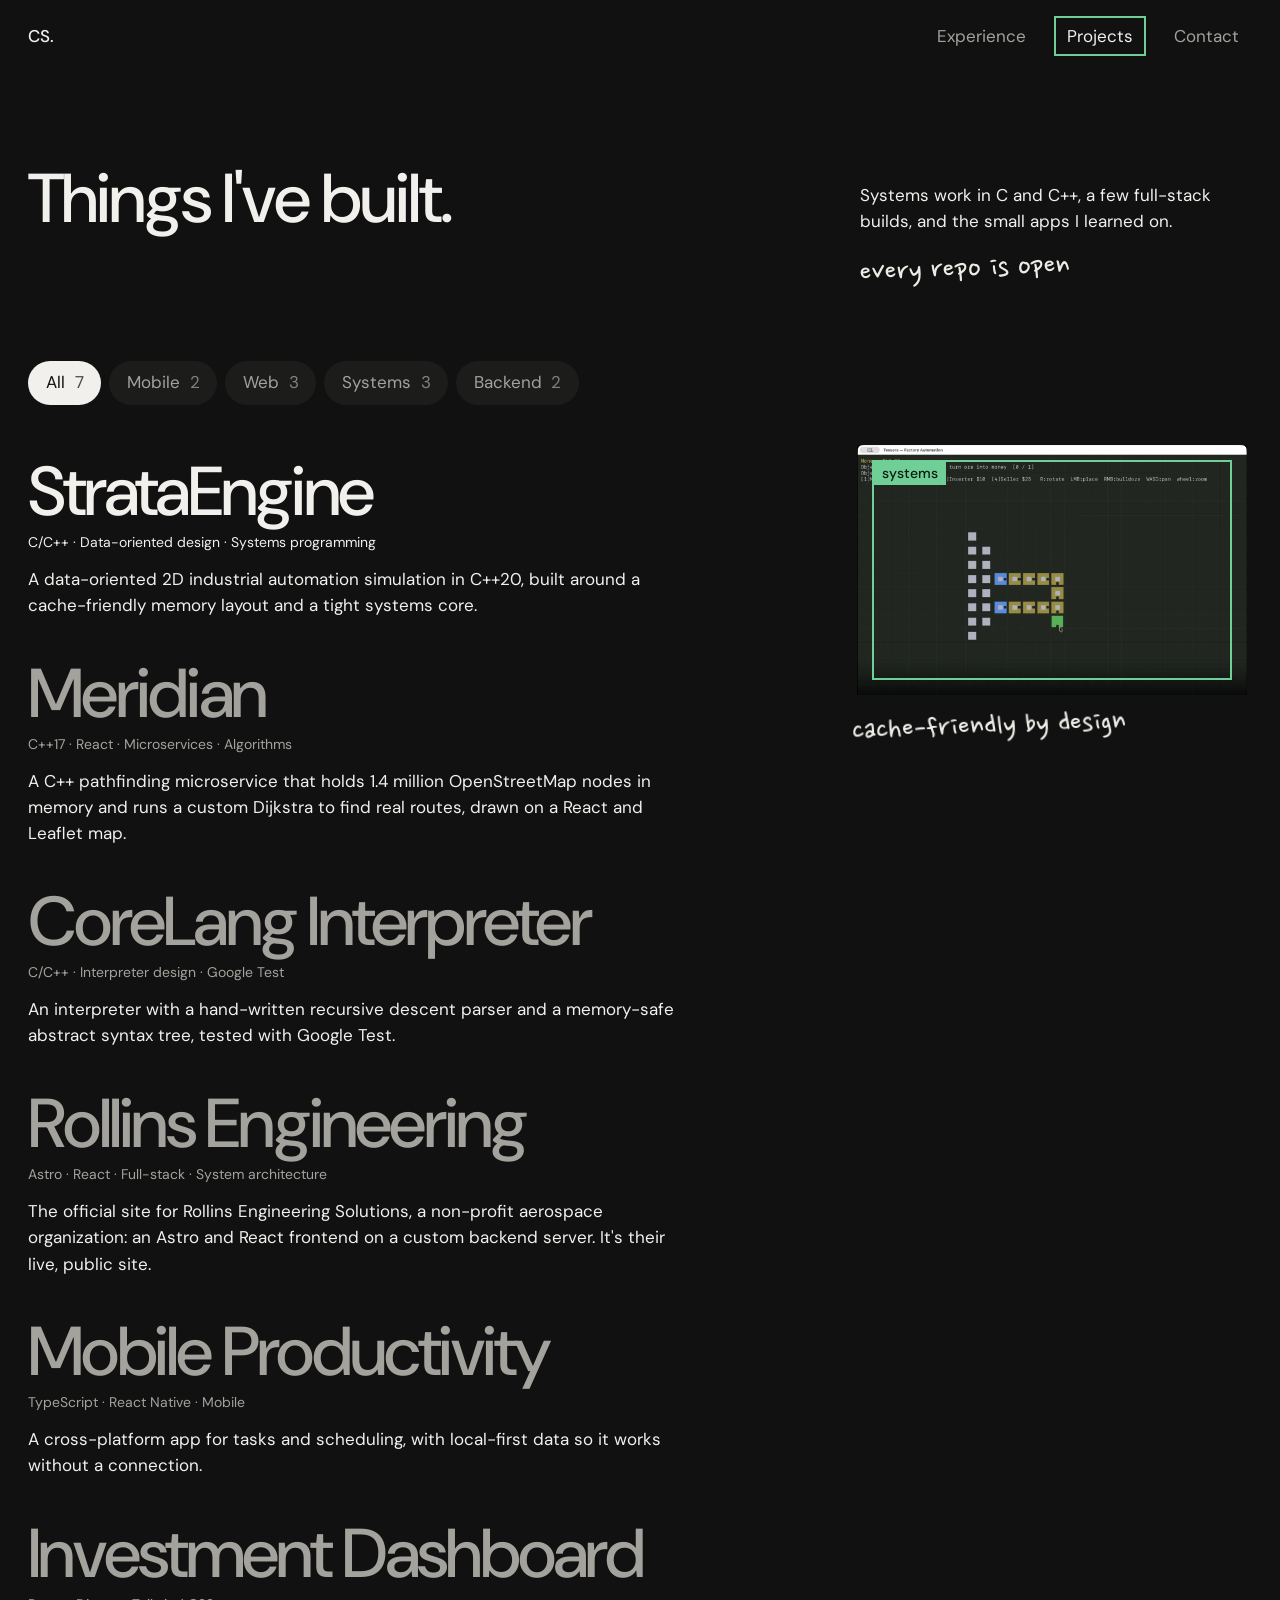
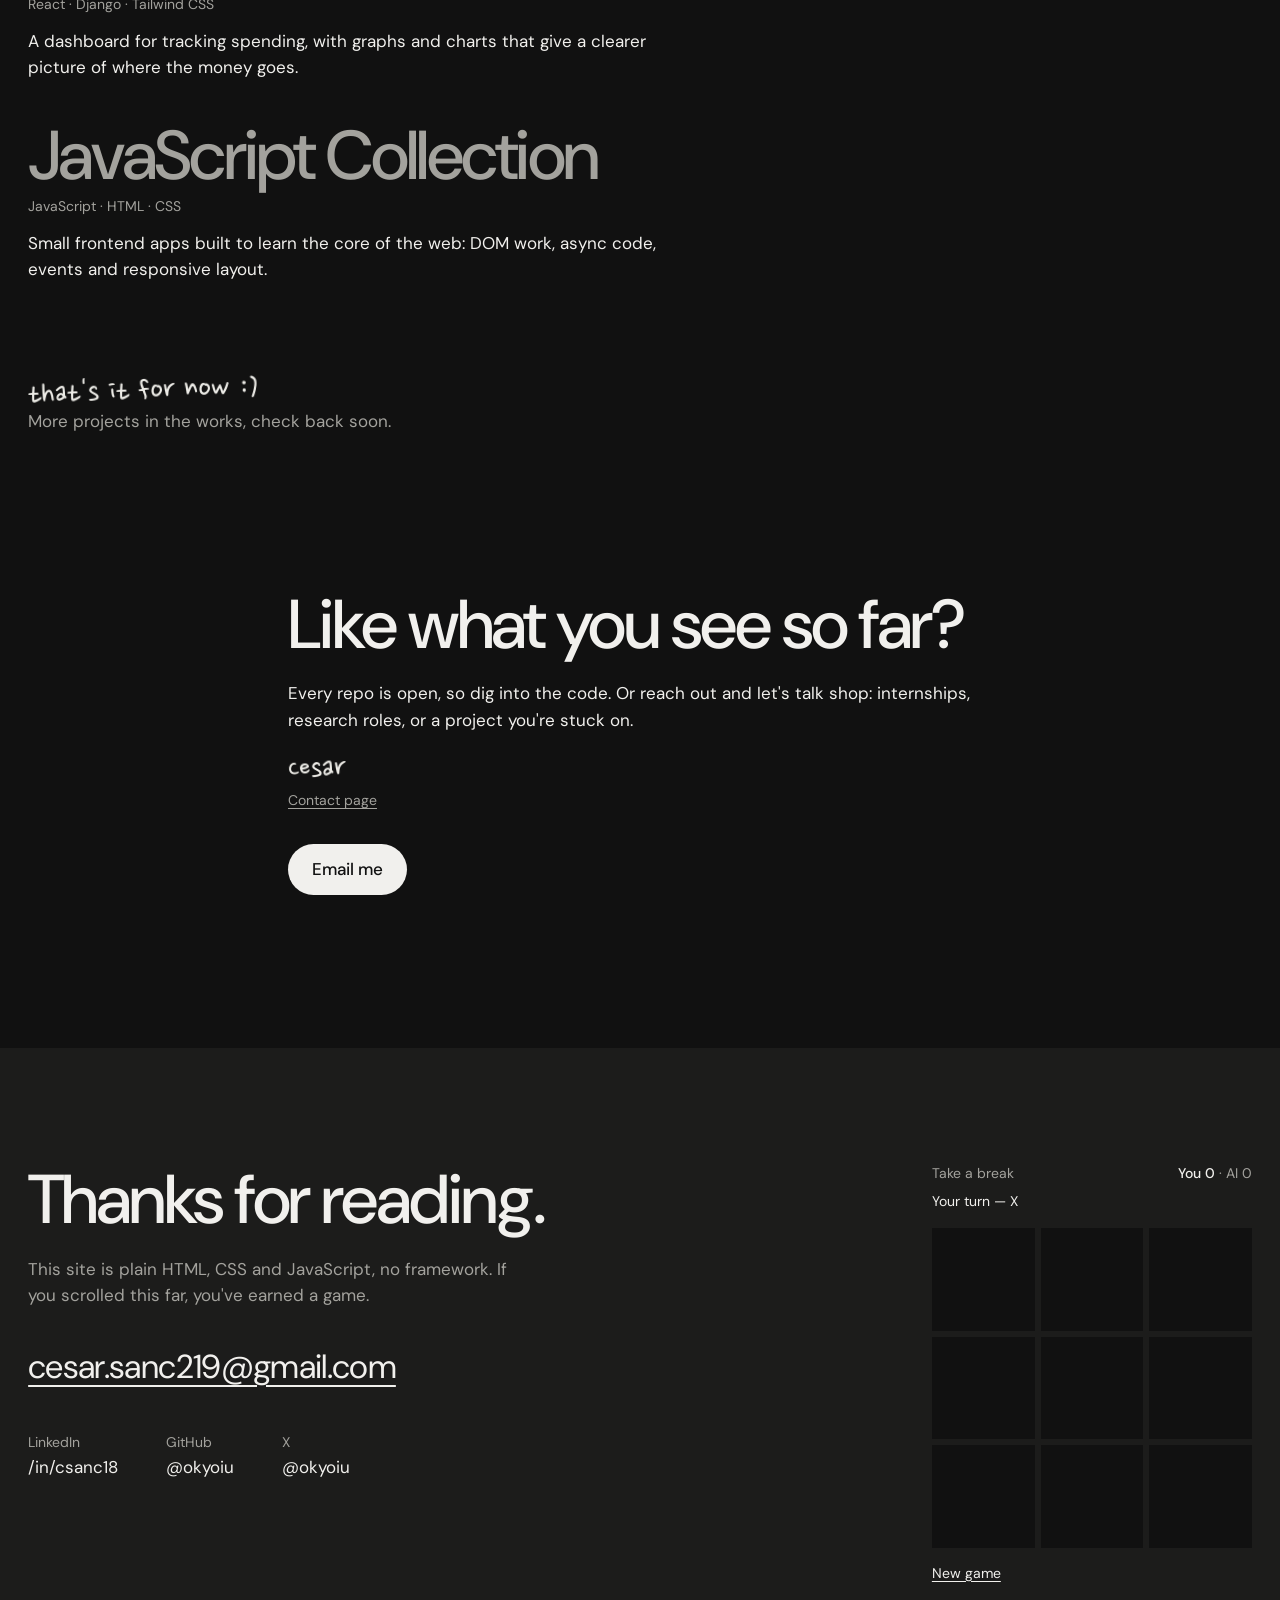
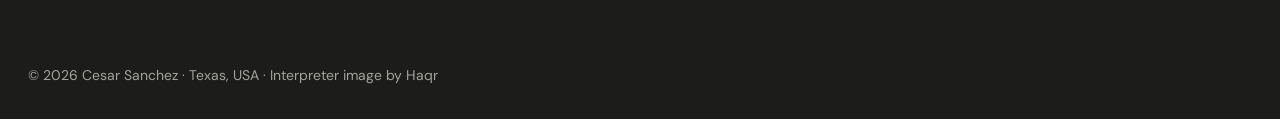
<file: components/projects.html>
<!DOCTYPE html>
<html lang="en">
<head>
  <meta charset="UTF-8">
  <meta name="viewport" content="width=device-width, initial-scale=1">
  <title>Projects · Cesar Sanchez</title>
  <meta name="description" content="Projects by Cesar Sanchez: C++ systems work, a routing engine, an interpreter, a live production site and mobile apps. Every repo is open.">
  <link rel="icon" type="image/png" href="../assets/images/favicon.png">
  <script>matchMedia("(prefers-reduced-motion: reduce)").matches || document.documentElement.classList.add("motion")</script>
  <link rel="preconnect" href="https://fonts.googleapis.com">
  <link rel="preconnect" href="https://fonts.gstatic.com" crossorigin>
  <link rel="stylesheet" href="https://fonts.googleapis.com/css2?family=DM+Sans:opsz,wght@9..40,400;9..40,500&family=Nanum+Pen+Script&display=swap">
  <link rel="stylesheet" href="../style.css">
</head>
<body>
  <a class="skip" href="#main">Skip to content</a>

  <header class="topbar">
    <a class="wordmark" href="../index.html">CS.</a>
    <nav class="topnav" aria-label="Primary">
      <a href="../index.html#experience" data-nav="experience">Experience</a>
      <a href="projects.html" data-nav="work" aria-current="page">Projects</a>
      <a href="contact.html" data-nav="contact">Contact</a>
      <span class="nav-box" aria-hidden="true"></span>
    </nav>
  </header>

  <main id="main">
    <section class="page-head wrap" data-reveal>
      <h1>Things I've built.</h1>
      <p>Systems work in C and C++, a few full-stack builds, and the small apps I learned on.</p>
      <p class="hand on-ground">every repo is open</p>
    </section>

    <!-- Work: rendered from the project list in assets/js/projects.js -->
    <section class="work wrap">
      <div class="filters" role="group" aria-label="Filter projects">
        <button class="filter-btn" type="button" data-filter="all" aria-pressed="true">All</button>
        <button class="filter-btn" type="button" data-filter="mobile" aria-pressed="false">Mobile</button>
        <button class="filter-btn" type="button" data-filter="web" aria-pressed="false">Web</button>
        <button class="filter-btn" type="button" data-filter="systems" aria-pressed="false">Systems</button>
        <button class="filter-btn" type="button" data-filter="backend" aria-pressed="false">Backend</button>
      </div>
      <div class="index" data-index="all" data-images="../assets/images/" data-reveal></div>
      <noscript><p><a class="link" href="https://github.com/okyoiu">See my projects on GitHub</a></p></noscript>
      <p class="index-end"><span class="hand on-ground">that's it for now :)</span><br>More projects in the works, check back soon.</p>
    </section>

    <!-- Close: a short letter -->
    <section class="wrap">
      <article class="letter" data-reveal>
        <h2>Like what you see so far?</h2>
        <p>Every repo is open, so dig into the code. Or reach out and let's talk shop: internships, research roles, or a project you're stuck on.</p>
        <p class="signoff"><span class="hand on-ground">Cesar</span></p>
        <p class="signoff-role"><a class="link" href="contact.html">Contact page</a></p>
        <a class="btn" href="mailto:cesar.sanc219@gmail.com">Email me</a>
      </article>
    </section>
  </main>

  <!-- Footer (game ids match assets/js/game.js) -->
  <footer class="site-footer">
    <div class="footer-inner wrap" data-reveal>
      <div class="footer-say">
        <h2>Thanks for reading.</h2>
        <p>This site is plain HTML, CSS and JavaScript, no framework. If you scrolled this far, you've earned a game.</p>
        <a class="footer-mail" href="mailto:cesar.sanc219@gmail.com">cesar.sanc219@gmail.com</a>
        <ul class="footer-links">
          <li><a href="https://www.linkedin.com/in/csanc18/" target="_blank" rel="noopener"><span>LinkedIn</span>/in/csanc18</a></li>
          <li><a href="https://github.com/okyoiu" target="_blank" rel="noopener"><span>GitHub</span>@okyoiu</a></li>
          <li><a href="https://x.com/okyoiu" target="_blank" rel="noopener"><span>X</span>@okyoiu</a></li>
        </ul>
      </div>
      <div class="ttt">
        <div class="ttt-head">
          <span>Take a break</span>
          <span><span class="ttt-score-pill active" id="ttt-score-x">You <span id="score-x">0</span></span> · <span class="ttt-score-pill" id="ttt-score-o">AI <span id="score-o">0</span></span></span>
        </div>
        <p class="ttt-status" id="ttt-status" aria-live="polite">Your turn — X</p>
        <div class="ttt-board" id="ttt-board" role="group" aria-label="Tic-tac-toe board">
          <button class="ttt-cell" data-i="0" aria-label="Cell 1"></button>
          <button class="ttt-cell" data-i="1" aria-label="Cell 2"></button>
          <button class="ttt-cell" data-i="2" aria-label="Cell 3"></button>
          <button class="ttt-cell" data-i="3" aria-label="Cell 4"></button>
          <button class="ttt-cell" data-i="4" aria-label="Cell 5"></button>
          <button class="ttt-cell" data-i="5" aria-label="Cell 6"></button>
          <button class="ttt-cell" data-i="6" aria-label="Cell 7"></button>
          <button class="ttt-cell" data-i="7" aria-label="Cell 8"></button>
          <button class="ttt-cell" data-i="8" aria-label="Cell 9"></button>
          <span class="win-tag" aria-hidden="true">three in a row</span>
        </div>
        <button class="ttt-reset" id="ttt-reset" type="button">New game</button>
      </div>
      <p class="imprint">© 2026 Cesar Sanchez · Texas, USA · Interpreter image by Haqr</p>
    </div>
  </footer>
  <script src="../assets/js/projects.js"></script>
  <script src="../assets/js/main.js"></script>
  <script src="../assets/js/game.js"></script>
</body>
</html>
</file>
<file: style.css>
/* ==========================================================================
   cesarsanchez.dev: one stylesheet for every page.

   The idea: my portrait, labelled the way a vision model labels a training
   image. Below the hero the model keeps labelling (one green box tracks my
   roles, the preview, my face, the photos, the focused field, a winning
   line) and my handwriting answers it in the margins.

    1. Tokens          6. Experience           11. Footer + game
    2. Base            7. Work index           12. Page heads (projects, contact)
    3. Top bar         8. Letter + photos      13. Motion
    4. Hero readout    9. Contact form         14. Small screens
    5. Right now      10. Handwriting + ink
   ========================================================================== */


/* 1. Tokens ---------------------------------------------------------------- */
:root {
  /* A near-black ground, paper-white ink, and the model's green */
  --ground: #111111;
  --ground-2: #1c1c1b;       /* one tone step up: quiet fills */
  --ground-3: #242422;       /* the top bar once scrolled: a step above both the ground and the bands */
  --ink: #f1f0ed;            /* text on the ground */
  --muted: #a3a29d;          /* secondary text on the ground, 7:1 */
  --paper: #ecebe6;          /* handwriting ink and the switch */
  --paper-2: #d9d7cf;        /* one tone step down on paper */
  --paper-ink: #151514;
  --paper-muted: #5c5b56;    /* secondary text on paper, 5.7:1 */
  --accent: #6fcf97;         /* the model: detection boxes and tags */
  --accent-ink: #0b1a10;
  --error: #ff9b8f;          /* on the ground, 9:1 */

  /* Type: five sizes, two faces */
  --sans: "DM Sans", system-ui, sans-serif;
  --hand: "Nanum Pen Script", "Bradley Hand", cursive;
  --s-small: 0.875rem;
  --s-body: 1.0625rem;
  --s-mid: clamp(1.5rem, 2.6vw, 2.25rem);
  --s-large: clamp(2.75rem, 5.4vw, 5rem);
  --s-display: clamp(3.5rem, 6.5vw, 6rem);

  /* Space */
  --margin: clamp(1rem, 2.2vw, 2rem);
  --gutter: clamp(1rem, 2vw, 1.5rem);
  --section: clamp(6rem, 12vw, 11rem);
  --maxw: 90rem;
  --bar-h: 4.5rem;           /* the sticky top bar; sticky elements below it start past it */

  /* Motion */
  --ease: cubic-bezier(0.16, 1, 0.3, 1);

}


/* 2. Base ------------------------------------------------------------------ */
*, *::before, *::after { box-sizing: border-box; margin: 0; padding: 0; }

html {
  background: var(--ground);
  color-scheme: dark;
  scroll-behavior: smooth;
  scroll-padding-top: calc(var(--bar-h) + 1rem);   /* #experience lands below the bar, not under it */
  scrollbar-color: #3a3a38 var(--ground);
}

body {
  font-family: var(--sans);
  font-size: var(--s-body);
  line-height: 1.55;
  color: var(--ink);
  -webkit-font-smoothing: antialiased;
  font-variant-numeric: tabular-nums;
  overflow-x: clip;
}

img { display: block; max-width: 100%; height: auto; }
a { color: inherit; }
button, input, textarea { font: inherit; color: inherit; }
button { background: none; border: 0; cursor: pointer; }
h1, h2, h3 { font-weight: 500; line-height: 1.05; letter-spacing: -0.03em; text-wrap: balance; }
p { text-wrap: pretty; }

::selection { background: var(--accent); color: var(--accent-ink); }
:focus-visible { outline: 2px solid var(--ink); outline-offset: 3px; }

.skip {
  position: absolute; left: var(--margin); top: -8rem; z-index: 30;   /* well above the page until focused */
  padding: 0.6rem 1rem; background: var(--ink); color: var(--ground);
}
.skip:focus { top: 1rem; }

.wrap {
  max-width: var(--maxw);
  margin-inline: auto;
  padding-inline: var(--margin);
}

.btn {
  display: inline-flex; align-items: center; justify-content: center;
  min-height: 3rem;
  padding: 0.75rem 1.5rem;
  border-radius: 999px;
  background: var(--ink); color: var(--ground);
  font-weight: 500; text-decoration: none;
  transition: background 0.2s, transform 0.2s var(--ease);
}
.btn:hover { background: #fff; }
.btn:active { transform: scale(0.97); }

.link {
  text-decoration: underline;
  text-decoration-thickness: 1px;
  text-underline-offset: 0.2em;
  transition: text-underline-offset 0.2s var(--ease);
}
.link:hover { text-underline-offset: 0.35em; }


/* 3. Top bar: follows the page; the model's box marks where you are -------- */
.topbar {
  position: sticky; top: 0; z-index: 20;
  display: flex; justify-content: space-between; align-items: center;
  min-height: var(--bar-h);
  padding-inline: max(var(--margin), calc((100% - var(--maxw)) / 2 + var(--margin)));
  background: var(--ground);
  transition: background 0.3s;
}
.topbar.is-scrolled { background: var(--ground-3); }   /* its own tone step once the page runs beneath it */
.wordmark { font-weight: 500; text-decoration: none; }
.topnav { position: relative; display: flex; gap: clamp(0.25rem, 1.2vw, 1rem); }
.topnav a { padding: 0.45rem 0.8rem; color: var(--muted); text-decoration: none; transition: color 0.2s; }
.topnav a:hover,
.topnav a.is-here,
.topnav a[aria-current="page"] { color: var(--ink); }
/* One box for the whole nav; main.js sets --x/--w from the tab it marks */
.nav-box {
  position: absolute; left: 0; top: 0; bottom: 0;
  width: var(--w, 0); transform: translateX(var(--x, 0));
  border: 2px solid var(--accent);
  opacity: 0;
  pointer-events: none;
}
.topnav.has-box .nav-box { opacity: 1; }


/* 4. Hero: the detection readout ------------------------------------------- */
.hero {
  --photo-w: min(39vw, 35rem);
  display: grid;
  grid-template-columns: var(--photo-w) minmax(0, 1fr);
  column-gap: clamp(2rem, 6vw, 7rem);
  align-items: center;
  max-width: var(--maxw);
  margin-inline: auto;
  padding: clamp(0.5rem, 2vh, 1.5rem) var(--margin) 0;
}
.hero-shot { position: relative; }   /* box positions are % of this, so the caption sits outside it */
.hero-photo figcaption { margin-top: 0.75rem; font-size: var(--s-small); color: var(--muted); }

.hero-name { font-size: var(--s-display); line-height: 0.9; letter-spacing: -0.04em; }
.hero-name > span { display: block; overflow: hidden; padding-bottom: 0.08em; }
.hero-name > span > span { display: inline-block; }

/* Each row: the model's tag, then my reply in handwriting */
.readout { display: grid; gap: 1.1rem; margin-top: clamp(2rem, 5vh, 3rem); }
.readout > div { display: flex; flex-wrap: wrap; align-items: center; gap: 0.5rem 1.5rem; }
.readout dt {
  min-width: 10.5rem;
  padding: 0.25rem 0.6rem;
  background: var(--accent); color: var(--accent-ink);
  font-size: var(--s-small); font-weight: 500;
}
.hero-line { margin-top: 4.5rem; max-width: 24ch; font-size: var(--s-mid); line-height: 1.4; letter-spacing: -0.02em; }
.hero-actions { display: flex; flex-wrap: wrap; align-items: center; gap: 1rem 1.5rem; margin-top: 2rem; }

.switch { display: inline-flex; padding: 3px; border-radius: 999px; background: var(--paper-2); }
.switch button {
  min-height: 2.5rem;
  padding: 0 1.1rem;
  border-radius: 999px;
  font-size: var(--s-small); font-weight: 500;
  color: var(--paper-muted);
  transition: background 0.25s, color 0.25s;
}
.switch button[aria-pressed="true"] { background: var(--paper-ink); color: var(--paper); }

/* Detection boxes: --x/--y/--w/--h are percentages of the photo, so a box
   stays on its subject at every width. Edit them in the HTML. */
.bbox {
  position: absolute;
  left: var(--x); top: var(--y); width: var(--w); height: var(--h);
  border: 2px solid var(--accent);
  transition: border-color 0.4s, rotate 0.6s var(--ease), border-radius 0.6s var(--ease), opacity 0.3s;
}
.tag {
  position: absolute; left: -2px; bottom: 100%;
  display: grid;
  font-size: var(--s-small); line-height: 1.2;
  white-space: nowrap;
}
.bbox--tag-in .tag { bottom: auto; top: 0; left: 0; }
.tag > span { grid-area: 1 / 1; padding: 0.2rem 0.5rem; transition: opacity 0.3s; }
.tag-model { background: var(--accent); color: var(--accent-ink); font-weight: 500; }
/* The hand label floats over the model's tag so it never sets the tag's height */
.tag-me {
  position: absolute; left: 0; bottom: 0;
  background: var(--ground); color: var(--paper);
  font-family: var(--hand); font-size: var(--s-mid); line-height: 1;
  rotate: -3deg; opacity: 0;
}
.bbox--tag-in .tag-me { bottom: auto; top: 0; }

/* Hovering a readout row picks out its box on the photo (pointer devices only; a tap would stick) */
@media (hover: hover) {
  .hero:has(.readout > div:hover) .hero-shot .bbox { opacity: 0.25; }
  .hero:has(.readout [data-box="person"]:hover) .bbox[data-box="person"],
  .hero:has(.readout [data-box="table"]:hover) .bbox[data-box="table"],
  .hero:has(.readout [data-box="chips"]:hover) .bbox[data-box="chips"] { opacity: 1; }
}

/* "Me" view: the same boxes, redrawn by hand */
.hero-photo[data-labels="me"] .bbox {
  border-color: var(--paper);
  rotate: -1deg;
  border-radius: 6px 14px 5px 12px / 12px 6px 14px 5px;
}
.hero-photo[data-labels="me"] .tag-model { opacity: 0; }
.hero-photo[data-labels="me"] .tag-me { opacity: 1; }


/* 5. Right now ------------------------------------------------------------- */
.now {
  display: grid;
  grid-template-columns: repeat(12, minmax(0, 1fr));
  column-gap: var(--gutter);
  padding-top: var(--section);
}
.now h2 { grid-column: 1 / 7; font-size: var(--s-large); font-weight: 400; }
.now-note { grid-column: 7 / -1; align-self: end; max-width: 40ch; }


/* 6. Experience: one green box tracks down the roles ----------------------- */
.xp-band { margin-top: var(--section); background: var(--ground-2); }
.xp {
  display: grid;
  grid-template-columns: minmax(0, 4fr) minmax(0, 8fr);
  column-gap: var(--gutter);
  padding-block: clamp(4rem, 8vw, 7rem);
}
.xp-head { grid-row: 1 / span 2; position: sticky; top: calc(var(--bar-h) + 1.5rem); align-self: start; }
.xp-head h2 { font-size: var(--s-large); }
.xp-head p { margin-top: 1rem; color: var(--muted); }
.xp-head .xp-where { margin-top: 2.5rem; color: var(--ink); }

.xp-roles { position: relative; }   /* the track measures roles against this */
.xp-list { list-style: none; }
.xp-role {
  display: grid;
  grid-template-columns: 9rem minmax(0, 1fr);
  gap: 0.5rem 2rem;
  padding: 2.75rem 1.75rem 2.25rem;
}
.xp-when { padding-top: 0.55rem; font-size: var(--s-small); color: var(--muted); }
.xp-role h3 { font-size: var(--s-mid); }
.xp-title { margin: 0.25rem 0 0.9rem; color: var(--muted); }
.xp-role p:last-child { max-width: 56ch; }

/* One box for the whole list; main.js moves it onto the active role and
   relabels it from that role's data-label. Without script it marks the first. */
.track {
  position: absolute; left: 0; right: 0; top: 0;
  border: 2px solid var(--accent);
  pointer-events: none;
}
.track .tag-model {
  position: absolute; left: -2px; bottom: 100%;
  padding: 0.2rem 0.5rem;
  font-size: var(--s-small); line-height: 1.2; white-space: nowrap;
}

.xp-tools {
  grid-column: 2;
  display: grid; grid-template-columns: repeat(2, minmax(0, 1fr));
  gap: 2rem var(--gutter);
  margin-top: 4rem; padding-inline: 1.75rem;
}
.xp-tools dt { font-size: var(--s-small); color: var(--muted); }
.xp-tools dd { display: flex; flex-wrap: wrap; gap: 0.4rem; margin-top: 0.6rem; }
.xp-tools dd span { padding: 0.3rem 0.75rem; border-radius: 999px; background: var(--ground); font-size: var(--s-small); }
.xp-tools .is-focus span { background: var(--accent); color: var(--accent-ink); font-weight: 500; }


/* 7. Work index ------------------------------------------------------------ */
.work { padding-top: var(--section); }
.work-head {
  display: flex; justify-content: space-between; align-items: baseline;
  gap: 1rem; flex-wrap: wrap;
  margin-bottom: 3rem;
}
.work-head h2 { font-size: var(--s-mid); }

.index {
  display: grid;
  grid-template-columns: minmax(0, 8fr) minmax(0, 4fr);
  column-gap: var(--gutter);
}
.index-list { list-style: none; }
/* The kind sits under the name so it reads as that name's caption, not a label over the next one */
.index-link {
  display: grid; justify-items: start; gap: 0.4rem;
  padding-block: 0.75rem;
  color: var(--muted);
  text-decoration: none;
  transition: color 0.2s;
}
.index-row.is-active .index-link { color: var(--ink); }
.index-name { font-size: var(--s-large); line-height: 1; letter-spacing: -0.04em; font-weight: 500; }
.index-kind { font-size: var(--s-small); }
.index-thumb { display: none; }
.index-desc { max-width: 54ch; padding-bottom: 1.75rem; }

.index-frame {
  position: sticky; top: max(15vh, calc(var(--bar-h) + 1.5rem));
  align-self: start;
  aspect-ratio: 16 / 10;    /* close to the screenshots' own shapes (1.56 to 1.85) */
}
.index-frame > img,
.index-frame > .index-empty {
  position: absolute; inset: 0;
  width: 100%; height: 100%;
  object-fit: contain;      /* never crop the text some screenshots carry */
  opacity: 0;
  transition: opacity 240ms;
}
.index-frame > .is-on { opacity: 1; }
.index-empty {
  display: grid; place-items: center;
  padding: 2rem;
  background: var(--paper); color: var(--paper-ink);
  font-size: var(--s-mid); text-align: center;
}
.index-note { position: absolute; top: 100%; left: 0; margin-top: 1rem; }
.index-end { margin-top: 4rem; color: var(--muted); }


/* 8. Letter: one reading column, my face boxed by the model ---------------- */
.letter {
  width: min(100%, 44rem);
  margin-inline: auto;
  padding-top: var(--section);
}
.letter-face { width: 13rem; margin-bottom: 2.5rem; }
.letter-shot { position: relative; }   /* box positions are % of the photo, so the caption sits outside it */
.letter-face figcaption { margin-top: 0.75rem; }
.letter-face img { width: 100%; aspect-ratio: 4 / 5; object-fit: cover; object-position: 50% 20%; }
.letter h2 { font-size: var(--s-large); }
.letter p { margin-top: 1.25rem; max-width: 58ch; }
.letter .letter-lede { font-size: var(--s-mid); line-height: 1.4; letter-spacing: -0.02em; }
.letter-note { display: block; width: fit-content; margin-left: auto; }   /* a margin note, pushed right */
.signoff { margin-top: 2.5rem; }
.letter .signoff-role { margin-top: 0.25rem; font-size: var(--s-small); color: var(--muted); }
.letter .btn { margin-top: 2rem; }

/* Home: the same face, large, beside the letter */
.about {
  display: grid;
  grid-template-columns: minmax(0, 5fr) minmax(0, 7fr);
  column-gap: var(--gutter);
  align-items: start;
  padding-top: var(--section);
}
.about .letter-face { position: sticky; top: calc(var(--bar-h) + 1.5rem); width: min(100%, 26rem); margin: 0; }
.about .letter { width: auto; padding-top: 0; }

/* Contact page: the letter beside four photos, each labelled twice
   (the model's tag on the photo, my caption under it) */
.snaps {
  display: grid;
  grid-template-columns: minmax(0, 6fr) minmax(0, 6fr);
  gap: 3rem var(--gutter);
  align-items: start;
  padding-top: var(--section);
}
.snaps .letter { width: auto; padding-top: 0; }
.snaps .letter-face { width: min(100%, 20rem); }   /* as wide as a snapshot tile */
.snap-grid { display: grid; grid-template-columns: repeat(2, minmax(0, 1fr)); gap: 2.5rem var(--gutter); }
.snap-photo { position: relative; }
.snap-photo img { width: 100%; aspect-ratio: 4 / 3; object-fit: cover; }
.snap figcaption { margin-top: 0.75rem; }


/* 9. Contact form: the focused field gets the model's box ------------------ */
.contact {
  display: grid;
  grid-template-columns: minmax(0, 4fr) minmax(0, 8fr);
  column-gap: var(--gutter);
  padding-top: var(--section);
}
.contact-copy h2 { font-size: var(--s-large); }
.contact-copy p { margin-top: 1rem; max-width: 32ch; color: var(--muted); }
.contact-fields { display: grid; gap: 0.75rem; }
.field {
  display: block;
  padding: 0.85rem 1.1rem 0.75rem;
  background: var(--ground-2);
  outline: 2px solid transparent; outline-offset: -2px;
  transition: outline-color 0.2s;
}
.field:focus-within { outline-color: var(--accent); }
.field > span { display: block; font-size: var(--s-small); color: var(--muted); }
.field input,
.field textarea {
  display: block; width: 100%;
  padding: 0.25rem 0 0;
  border: 0; background: none;
  color: var(--ink);
  outline: none;
  resize: vertical;
}
.field ::placeholder { color: #8a8984; }   /* dimmer than typed text, still 5:1 on --ground-2 */
.field-error { font-size: var(--s-small); color: var(--error); }
.field-error:empty { display: none; }
.contact-fields .btn { justify-self: start; margin-top: 0.75rem; }
.contact-fields .btn:disabled { opacity: 0.6; cursor: progress; }
.form-status:empty { display: none; }
.form-status.error { color: var(--error); }
.form-status.success { font-weight: 500; }


/* 10. Handwriting + ink ---------------------------------------------------- */
.hand {
  display: inline-block;
  font-family: var(--hand);
  font-size: var(--s-mid);
  line-height: 1;
  rotate: -2deg;
}
.on-ground { color: var(--paper); }      /* handwriting on the dark ground */



/* 11. Footer + game -------------------------------------------------------- */
.site-footer { margin-top: var(--section); background: var(--ground-2); }
.footer-inner {
  display: grid;
  grid-template-columns: minmax(0, 7fr) minmax(0, 5fr);
  gap: 3rem var(--gutter);
  padding-block: clamp(4rem, 9vw, 8rem) 2rem;
}
.footer-say h2 { font-size: var(--s-large); }
.footer-say > p { margin-top: 1.25rem; max-width: 40ch; color: var(--muted); }
.footer-mail {
  display: inline-block; margin-top: 2rem;
  font-size: var(--s-mid); letter-spacing: -0.02em;
  text-decoration: underline; text-decoration-thickness: 2px; text-underline-offset: 0.2em;
}
.footer-links { list-style: none; display: flex; flex-wrap: wrap; gap: 1rem 3rem; margin-top: 2.5rem; }
.footer-links a { text-decoration: none; }
.footer-links a:hover { text-decoration: underline; text-underline-offset: 0.2em; }
.footer-links span { display: block; font-size: var(--s-small); color: var(--muted); }
.imprint { grid-column: 1 / -1; max-width: 60ch; margin-top: 2rem; font-size: var(--s-small); color: var(--muted); }

/* Tic-tac-toe: ids and classes match assets/js/game.js; a win gets boxed like a detection */
.ttt { width: min(100%, 20rem); justify-self: end; }
.ttt-head { display: flex; justify-content: space-between; gap: 1rem; font-size: var(--s-small); color: var(--muted); }
.ttt-score-pill.active { color: var(--ink); font-weight: 500; }
.ttt-status { min-height: 1.6em; margin: 0.4rem 0 0.9rem; font-size: var(--s-small); }
.ttt-board {
  position: relative;
  display: grid; grid-template-columns: repeat(3, 1fr);
  gap: 6px;
  aspect-ratio: 1;
}
.ttt-cell {
  background: var(--ground);
  font: 500 var(--s-mid) / 1 var(--sans);
  color: var(--muted);
  outline: 2px solid transparent; outline-offset: -2px;
  transition: outline-color 0.2s;
}
.ttt-cell:not(:disabled):hover { outline-color: var(--muted); }
.ttt-cell[data-mark="X"] { color: var(--ink); }
.ttt-cell.win-cell { outline-color: var(--accent); color: var(--ink); }
.win-tag {
  position: absolute; left: 0; top: 0;
  padding: 0.2rem 0.5rem;
  background: var(--accent); color: var(--accent-ink);
  font-size: var(--s-small); font-weight: 500; line-height: 1.2;
  opacity: 0; transition: opacity 0.3s;
}
.ttt-board:has(.win-cell) .win-tag { opacity: 1; }
.ttt-reset { margin-top: 0.9rem; font-size: var(--s-small); text-decoration: underline; text-underline-offset: 0.2em; }


/* 12. Page heads (projects, contact) --------------------------------------- */
.page-head {
  display: grid;
  grid-template-columns: repeat(12, minmax(0, 1fr));
  column-gap: var(--gutter);
  padding-top: clamp(3rem, 10vh, 7rem);
}
.page-head h1 { grid-column: 1 / 8; font-size: var(--s-large); }
.page-head p { grid-column: 9 / -1; align-self: end; max-width: 34ch; }
.page-head .hand { grid-column: 9 / -1; margin-top: 1rem; }

.page-head + .work { padding-top: 0; }   /* the head already opens the page */
.filters { display: flex; flex-wrap: wrap; gap: 0.5rem; margin: clamp(3rem, 6vw, 5rem) 0 2.5rem; }
.filter-btn {
  min-height: 2.75rem;
  padding: 0 1.1rem;
  border-radius: 999px;
  background: var(--ground-2);
  color: var(--muted);
  transition: background 0.2s, color 0.2s;
}
.filter-btn:hover { color: var(--ink); }
.filter-btn[aria-pressed="true"] { background: var(--ink); color: var(--ground); }
.filter-count { margin-left: 0.3rem; opacity: 0.75; }


/* 13. Motion --------------------------------------------------------------- */
/* .motion is set in each page's <head> only when the visitor allows motion,
   so reduced motion gets the finished page with nothing hidden. */

@keyframes rise { from { transform: translateY(105%); } }
@keyframes fade-up { from { opacity: 0; transform: translateY(1.5rem); } }
@keyframes lift { from { opacity: 0; transform: translateY(4rem) rotate(1.5deg); } }
@keyframes develop { from { opacity: 0.15; transform: scale(1.06); } }
@keyframes lock-on { from { opacity: 0; scale: 1.3; } }

/* Hero: the photo lands and develops, the model finds things, I answer each one */
.motion .hero-name > span > span { animation: rise 1s var(--ease) both; }
.motion .hero-name > span + span > span { animation-delay: 0.12s; }
.motion .hero-photo { animation: lift 1.2s var(--ease) 0.1s both; }
.motion .hero-shot img { animation: develop 1.6s ease-out 0.3s both; }
.motion .bbox { animation: lock-on 0.9s var(--ease) both; animation-delay: calc(1.1s + var(--d, 0) * 0.2s); }
.motion .readout > div { animation: fade-up 0.8s var(--ease) both; animation-delay: 1.3s; }
.motion .readout > div:nth-child(2) { animation-delay: 1.5s; }
.motion .readout > div:nth-child(3) { animation-delay: 1.7s; }
.motion .hero-line,
.motion .hero-actions { animation: fade-up 0.9s var(--ease) both; }
.motion .hero-line { animation-delay: 0.45s; }
.motion .hero-actions { animation-delay: 0.6s; }

/* Reveal blocks: each part rises in turn once the block scrolls into view */
.motion [data-reveal] > * {
  opacity: 0;
  transform: translateY(1.5rem);
  transition: opacity 0.8s var(--ease), transform 0.8s var(--ease);
}
.motion [data-reveal].is-in > * { opacity: 1; transform: none; }
.motion [data-reveal].is-in > :nth-child(2) { transition-delay: 80ms; }
.motion [data-reveal].is-in > :nth-child(3) { transition-delay: 160ms; }
.motion [data-reveal].is-in > :nth-child(4) { transition-delay: 240ms; }
.motion [data-reveal].is-in > :nth-child(n + 5) { transition-delay: 320ms; }

/* The experience box glides between roles; the nav box glides between tabs */
.motion .track { transition: transform 0.6s var(--ease), height 0.6s var(--ease); }
.motion .nav-box { transition: transform 0.5s var(--ease), width 0.5s var(--ease), opacity 0.3s; }

/* Boxes below the hero lock on when their block is revealed, not at page load */
.motion [data-reveal]:not(.is-in) .bbox { animation: none; }
.motion [data-reveal] .bbox { animation-delay: calc(0.5s + var(--d, 0) * 0.2s); }

/* The preview's box locks on again each time the preview changes (projects.js re-inserts it) */
.motion .index-frame .bbox { animation-delay: 0s; }

/* Index rows rise one after another, again after each filter change */
.motion .index.is-in .index-row { animation: fade-up 0.7s var(--ease) both; animation-delay: calc(var(--i) * 70ms); }


/* 14. Small screens -------------------------------------------------------- */
@media (max-width: 900px) {
  /* Phone: name, then the photo, then the readout that answers it */
  .hero { display: flex; flex-direction: column; align-items: stretch; }
  .hero-read { display: contents; }
  .hero-name { order: 1; padding-top: 1rem; font-size: 15vw; }
  .hero-photo { order: 2; margin-top: 2rem; }
  .readout { order: 3; }
  .readout dt { min-width: 0; }
  .hero-line { order: 4; }
  .hero-actions { order: 5; }

  .now h2, .now-note { grid-column: 1 / -1; }
  .now-note { margin-top: 1.25rem; }

  .index { display: block; }
  .index-frame { display: none; }
  .index-link { color: var(--ink); }
  .index-name { font-size: 9.5vw; }
  .index-thumb { display: block; width: 100%; aspect-ratio: 16 / 10; object-fit: contain; margin: 1.5rem 0 0.75rem; }
  /* On phones the preview frame is hidden, so the box marks the thumbnail of the row being read */
  .index-link { position: relative; }
  .index-row.is-active .index-thumb { outline: 2px solid var(--accent); outline-offset: -2px; }
  .index-row.is-active .index-link:has(.index-thumb)::before {
    content: attr(data-label) / "";
    position: absolute; top: 2.25rem; left: 0;
    padding: 0.2rem 0.5rem;
    background: var(--accent); color: var(--accent-ink);
    font-size: var(--s-small); font-weight: 500; line-height: 1.2;
  }

  .xp, .about, .contact, .snaps, .footer-inner { grid-template-columns: minmax(0, 1fr); }
  .about .letter-face { position: relative; top: 0; width: min(100%, 16rem); margin-bottom: 2.5rem; }
  .xp-head { position: static; margin-bottom: 1.5rem; }
  .xp-role { grid-template-columns: minmax(0, 1fr); padding: 2.25rem 1.25rem 1.75rem; }
  .xp-tools { grid-column: 1; grid-template-columns: minmax(0, 1fr); padding-inline: 0; }
  .contact-copy { margin-bottom: 2rem; }
  .ttt { justify-self: start; }

  .page-head h1, .page-head p, .page-head .hand { grid-column: 1 / -1; }
  .page-head p { margin-top: 1.25rem; }
}

@media (max-width: 520px) {
  .topnav { gap: 0; font-size: var(--s-small); }
  .topnav a { padding: 0.45rem 0.6rem; }
}
</file>
